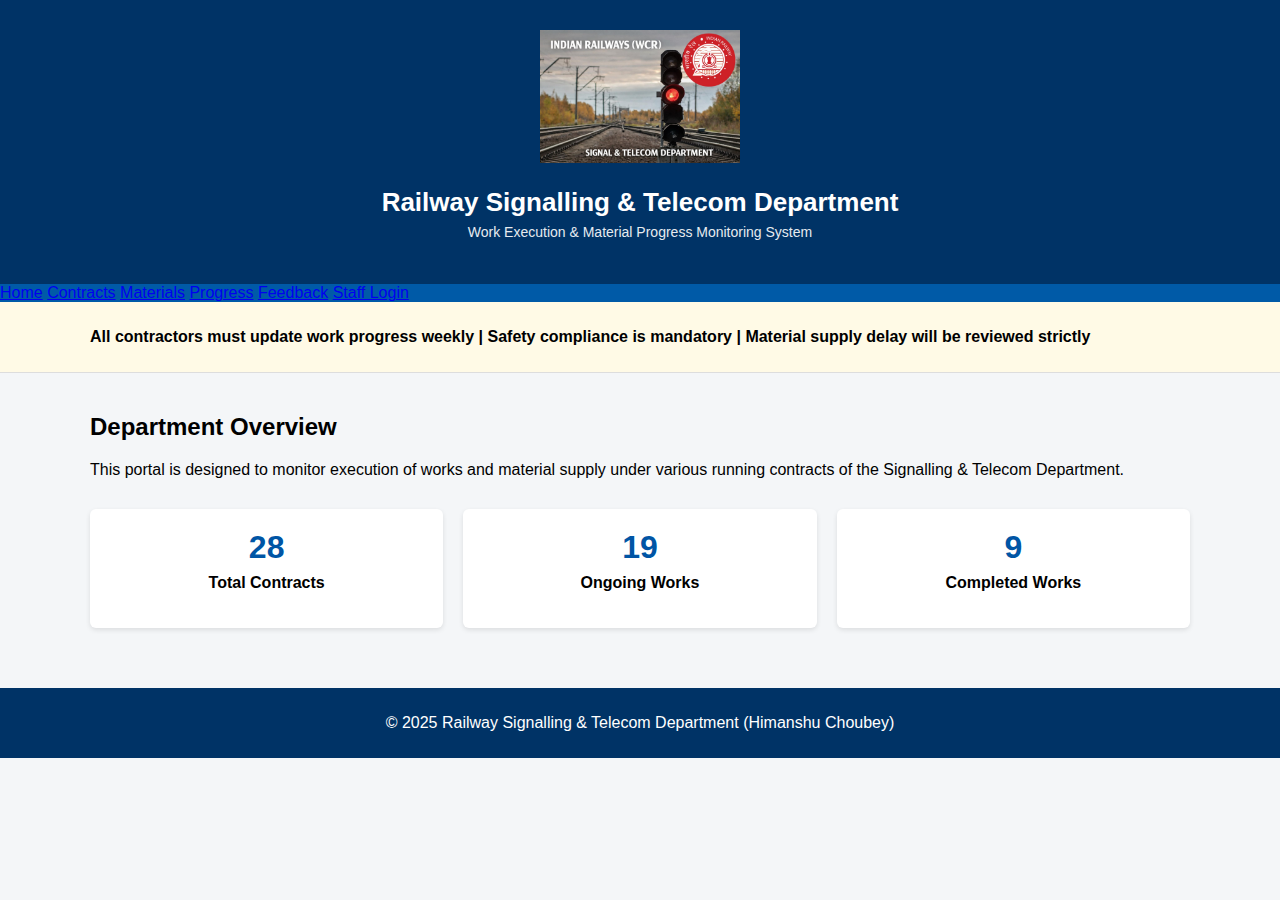
<file: index.html>
<!DOCTYPE html>
<html lang="en">
<head>
    <meta charset="UTF-8">
    <title>Railway S&T Department Dashboard</title>
    <link rel="stylesheet" href="styles.css">
</head>
<body>

<!-- ===== HEADER ===== -->
<header class="main-header">
    <img src="logo.jpg" alt="Indian Railways Logo" class="header-logo">
    <h1>Railway Signalling & Telecom Department</h1>
    <p>Work Execution & Material Progress Monitoring System</p>
</header>

<!-- ===== NAVIGATION ===== -->
<nav>
  <a href="index.html">Home</a>
  <a href="contracts.html">Contracts</a>
  <a href="materials.html">Materials</a>
  <a href="progress.html">Progress</a>
  <a href="feedback.html">Feedback</a>
  <a href="admin-dashboard.html">Staff Login</a>
</nav>


<!-- ===== MOVING NOTICE ===== -->
<div class="scroll-notice">
    <div class="scroll-inner">
        <p>
            All contractors must update work progress weekly |
            Safety compliance is mandatory |
            Material supply delay will be reviewed strictly
        </p>
    </div>
</div>

<!-- ===== MAIN CONTENT ===== -->
<main class="container">

    <section>
        <h2>Department Overview</h2>
        <p>
            This portal is designed to monitor execution of works and material supply
            under various running contracts of the Signalling & Telecom Department.
        </p>
    </section>

    <!-- ===== DASHBOARD ===== -->
    <section class="dashboard">
        <div class="card">
            <h2>28</h2>
            <p>Total Contracts</p>
        </div>

        <div class="card">
            <h2>19</h2>
            <p>Ongoing Works</p>
        </div>

        <div class="card">
            <h2>9</h2>
            <p>Completed Works</p>
        </div>
    </section>

</main>

<!-- ===== FOOTER ===== -->
<footer>
    <p>© 2025 Railway Signalling & Telecom Department (Himanshu Choubey)</p>
</footer>

</body>
</html>
</file>
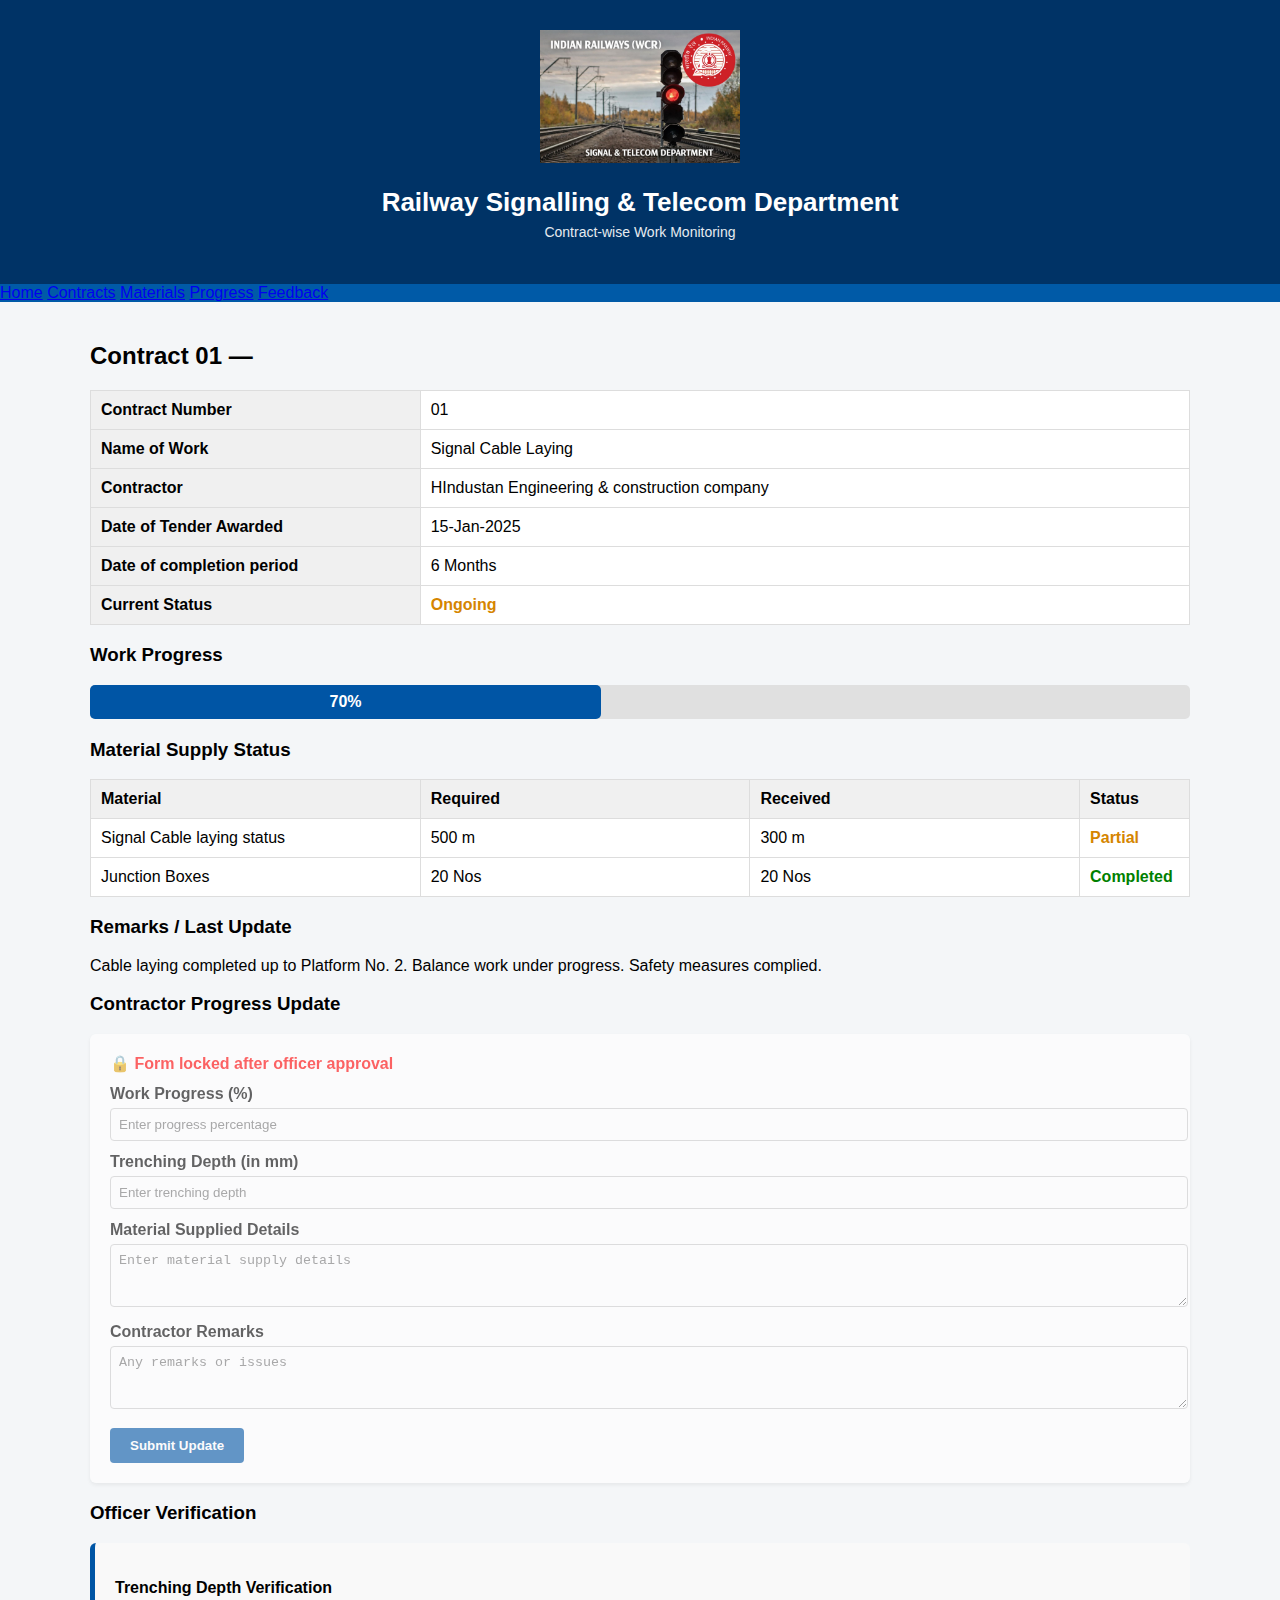
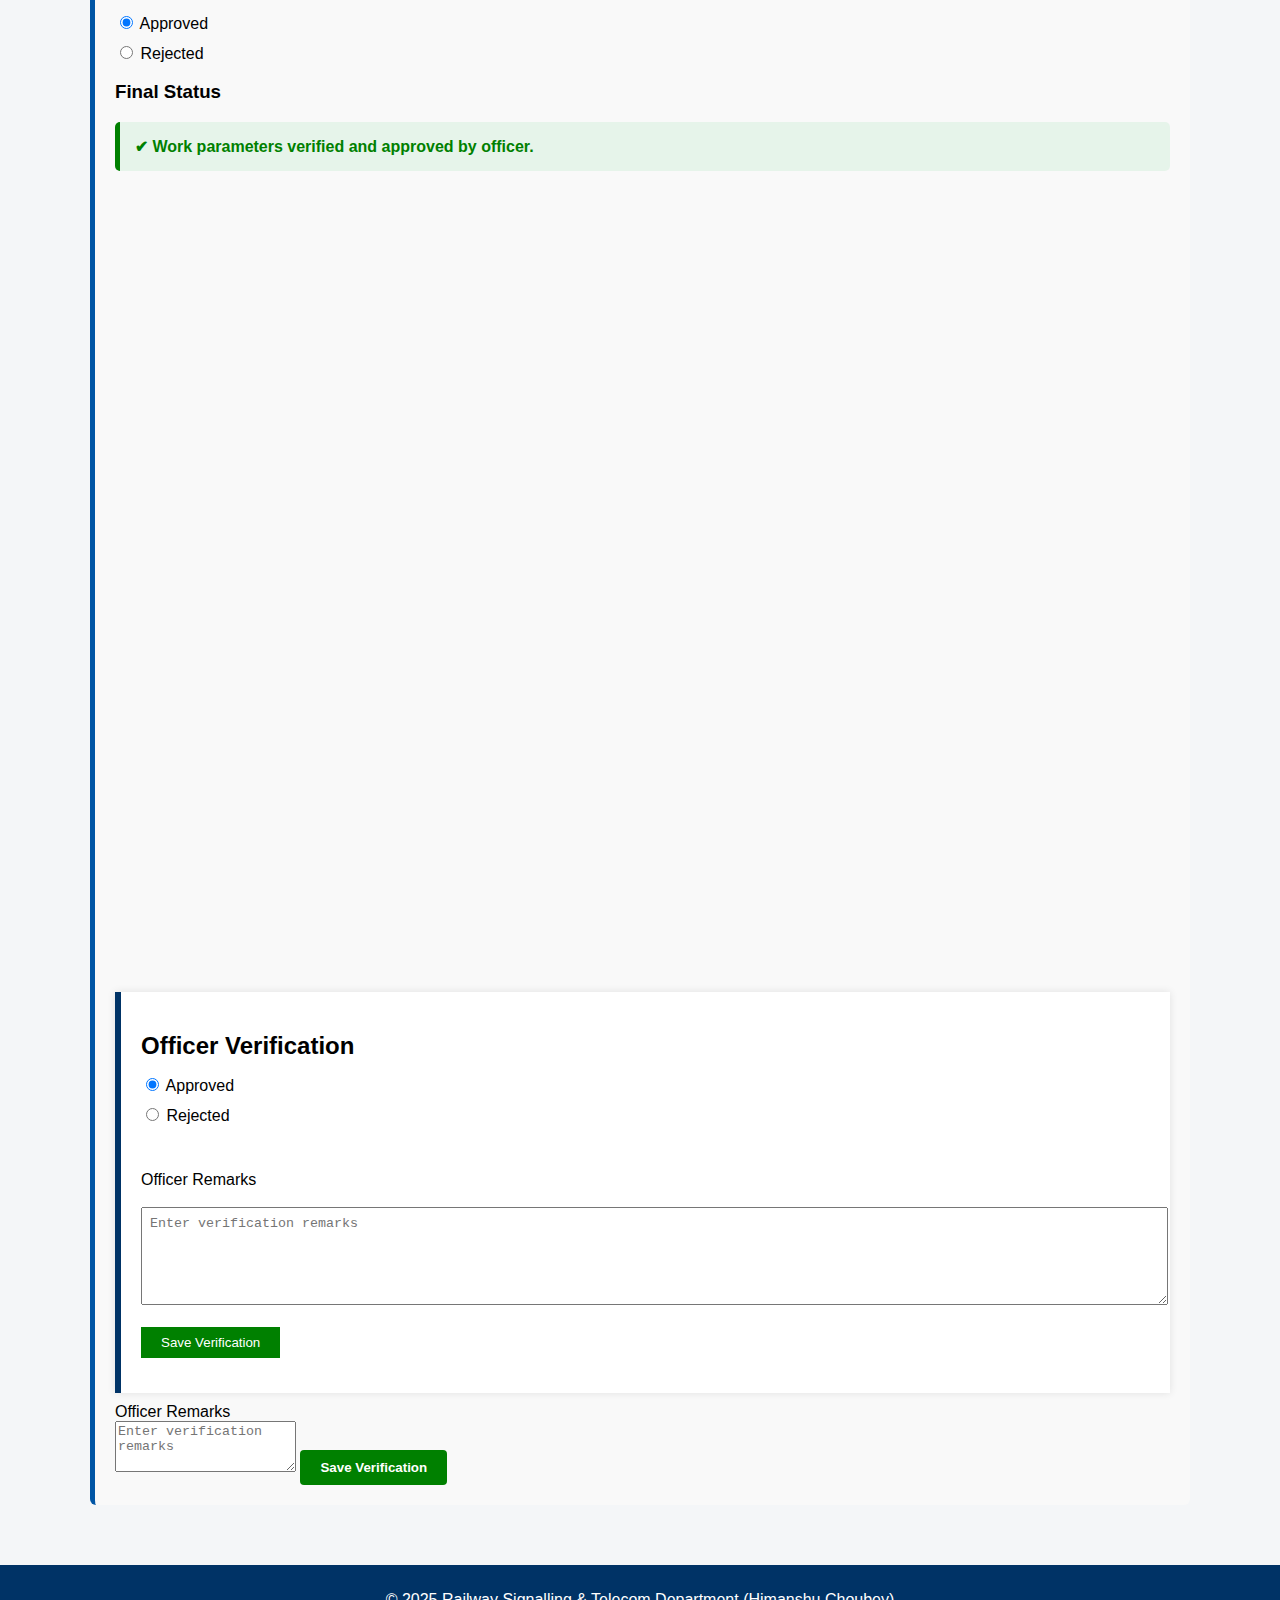
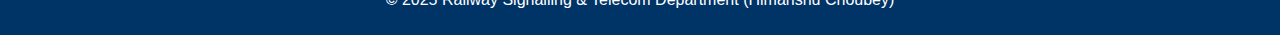
<file: contract-01.html>
<!DOCTYPE html>
<html lang="en">
<head>
    <meta charset="UTF-8">
    <title>Contract 01 | Railway S&T</title>
    <link rel="stylesheet" href="styles.css">
</head>
<script>
function saveVerification() {
  let status = document.querySelector('input[name="status"]:checked').value;
  let remarks = document.getElementById("remarks").value;

  localStorage.setItem("contract01_status", status);
  localStorage.setItem("contract01_remarks", remarks);

  let output = document.getElementById("finalStatus");

  if (status === "approved") {
    output.style.color = "green";
    output.innerHTML = "✔ Work approved by officer.<br>Remarks: " + remarks;
  } else {
    output.style.color = "red";
    output.innerHTML = "✖ Work rejected by officer.<br>Remarks: " + remarks;
  }
}
</script>

<body>
<!-- HEADER -->
<header class="main-header">
    <img src="logo.jpg" alt="Indian Railways Logo" class="header-logo">
    <h1>Railway Signalling & Telecom Department</h1>
    <p>Contract-wise Work Monitoring</p>
</header>

<!-- NAVIGATION -->
<nav>
    <div class="nav-inner">
        <a href="index.html">Home</a>
        <a href="contracts.html">Contracts</a>
        <a href="#">Materials</a>
        <a href="#">Progress</a>
        <a href="#">Feedback</a>
    </div>
</nav>

<!-- MAIN CONTENT -->
<main class="container">

    <h2>Contract 01 — </h2>

    <!-- CONTRACT INFO -->
    <table class="detail-table">
        <tr>
            <th>Contract Number</th>
            <td>01</td>
        </tr>
        <tr>
            <th>Name of Work</th>
            <td>Signal Cable Laying </td>
        </tr>
        <tr>
            <th>Contractor</th>
            <td>HIndustan Engineering & construction company</td>
        </tr>
        <tr>
            <th>Date of Tender Awarded</th>
            <td>15-Jan-2025</td>
        </tr>
        <tr>
            <th>Date of completion period</th>
            <td>6 Months</td>
        </tr>
        <tr>
            <th>Current Status</th>
            <td class="status ongoing">Ongoing</td>
        </tr>
    </table>

    <!-- PROGRESS SECTION -->
    <h3>Work Progress</h3>

    <div class="progress-box">
        <div class="progress-bar" style="width: 45%;">70%</div>
    </div>

    <!-- MATERIAL STATUS -->
    <h3>Material Supply Status</h3>

    <table class="detail-table">
        <tr>
            <th>Material</th>
            <th>Required</th>
            <th>Received</th>
            <th>Status</th>
        </tr>
        <tr>
            <td>Signal Cable laying status</td>
            <td>500 m</td>
            <td>300 m</td>
            <td class="status ongoing">Partial</td>
        </tr>
        <tr>
            <td>Junction Boxes</td>
            <td>20 Nos</td>
            <td>20 Nos</td>
            <td class="status completed">Completed</td>
        </tr>
    </table>

    <!-- REMARKS -->
    <h3>Remarks / Last Update</h3>
    <p>
        Cable laying completed up to Platform No. 2.  
        Balance work under progress. Safety measures complied.
    </p>
    <!-- CONTRACTOR UPDATE FORM -->
<h3>Contractor Progress Update</h3>

<form class="update-form locked">


    <label>Work Progress (%)</label>
    <input type="number" min="0" max="100" placeholder="Enter progress percentage">

    <label>Trenching Depth (in mm)</label>
    <input type="number" placeholder="Enter trenching depth">

    <label>Material Supplied Details</label>
    <textarea rows="3" placeholder="Enter material supply details"></textarea>

    <label>Contractor Remarks</label>
    <textarea rows="3" placeholder="Any remarks or issues"></textarea>

    <button type="submit">Submit Update</button>

</form>
<!-- OFFICER VERIFICATION -->
<h3>Officer Verification</h3>

<div class="officer-box">

    <p><strong>Trenching Depth Verification</strong></p>

    <label>
        <input type="radio" name="trench" checked>
        Approved
    </label>

    <label>
        <input type="radio" name="trench">
        Rejected
    </label>
    <!-- FINAL STATUS -->
<h3>Final Status</h3>

<div class="final-status approved">
    ✔ Work parameters verified and approved by officer.
</div>
<!-- Example responsive Google Sheet embed -->
<style>
.sheet-container {
  width: 100%;
  /* Use padding-top for aspect ratio (e.g. 75% for ~4:3) */
  padding-top: 75%;
  position: relative;
}
.sheet-container iframe {
  position: absolute;
  top: 0; left: 0;
  width: 100%;
  height: 100%;
  border: none;
}
</style>

<div class="sheet-container">
  <iframe 
    src="https://docs.google.com/spreadsheets/d/e/2PACX-1vSQDN0KMPuzNiOWbtgGOGr9b3nSjDnrhp3hzHMj8Obh1HHQKL7S3sAFYOEvMlgiFkb9V5lT7Gnf5_bl/pubhtml?widget=true&amp;headers=false">
  </iframe>
</div>
<section class="verification-box">
  <h2>Officer Verification</h2>

  <label>
    <input type="radio" name="status" value="approved" checked>
    Approved
  </label>

  <label>
    <input type="radio" name="status" value="rejected">
    Rejected
  </label>

  <br><br>

  <label>Officer Remarks</label><br>
  <textarea id="remarks" placeholder="Enter verification remarks"></textarea>

  <br><br>

  <button onclick="saveVerification()">Save Verification</button>

  <div id="finalStatus"></div>
</section>


<label>Officer Remarks</label>
    <textarea rows="3" placeholder="Enter verification remarks"></textarea>

    <button class="approve-btn">Save Verification</button>

</div>


</main>

<footer>
    <p>© 2025 Railway Signalling & Telecom Department (Himanshu Choubey)</p>
</footer>

</body>
</html>
</file>
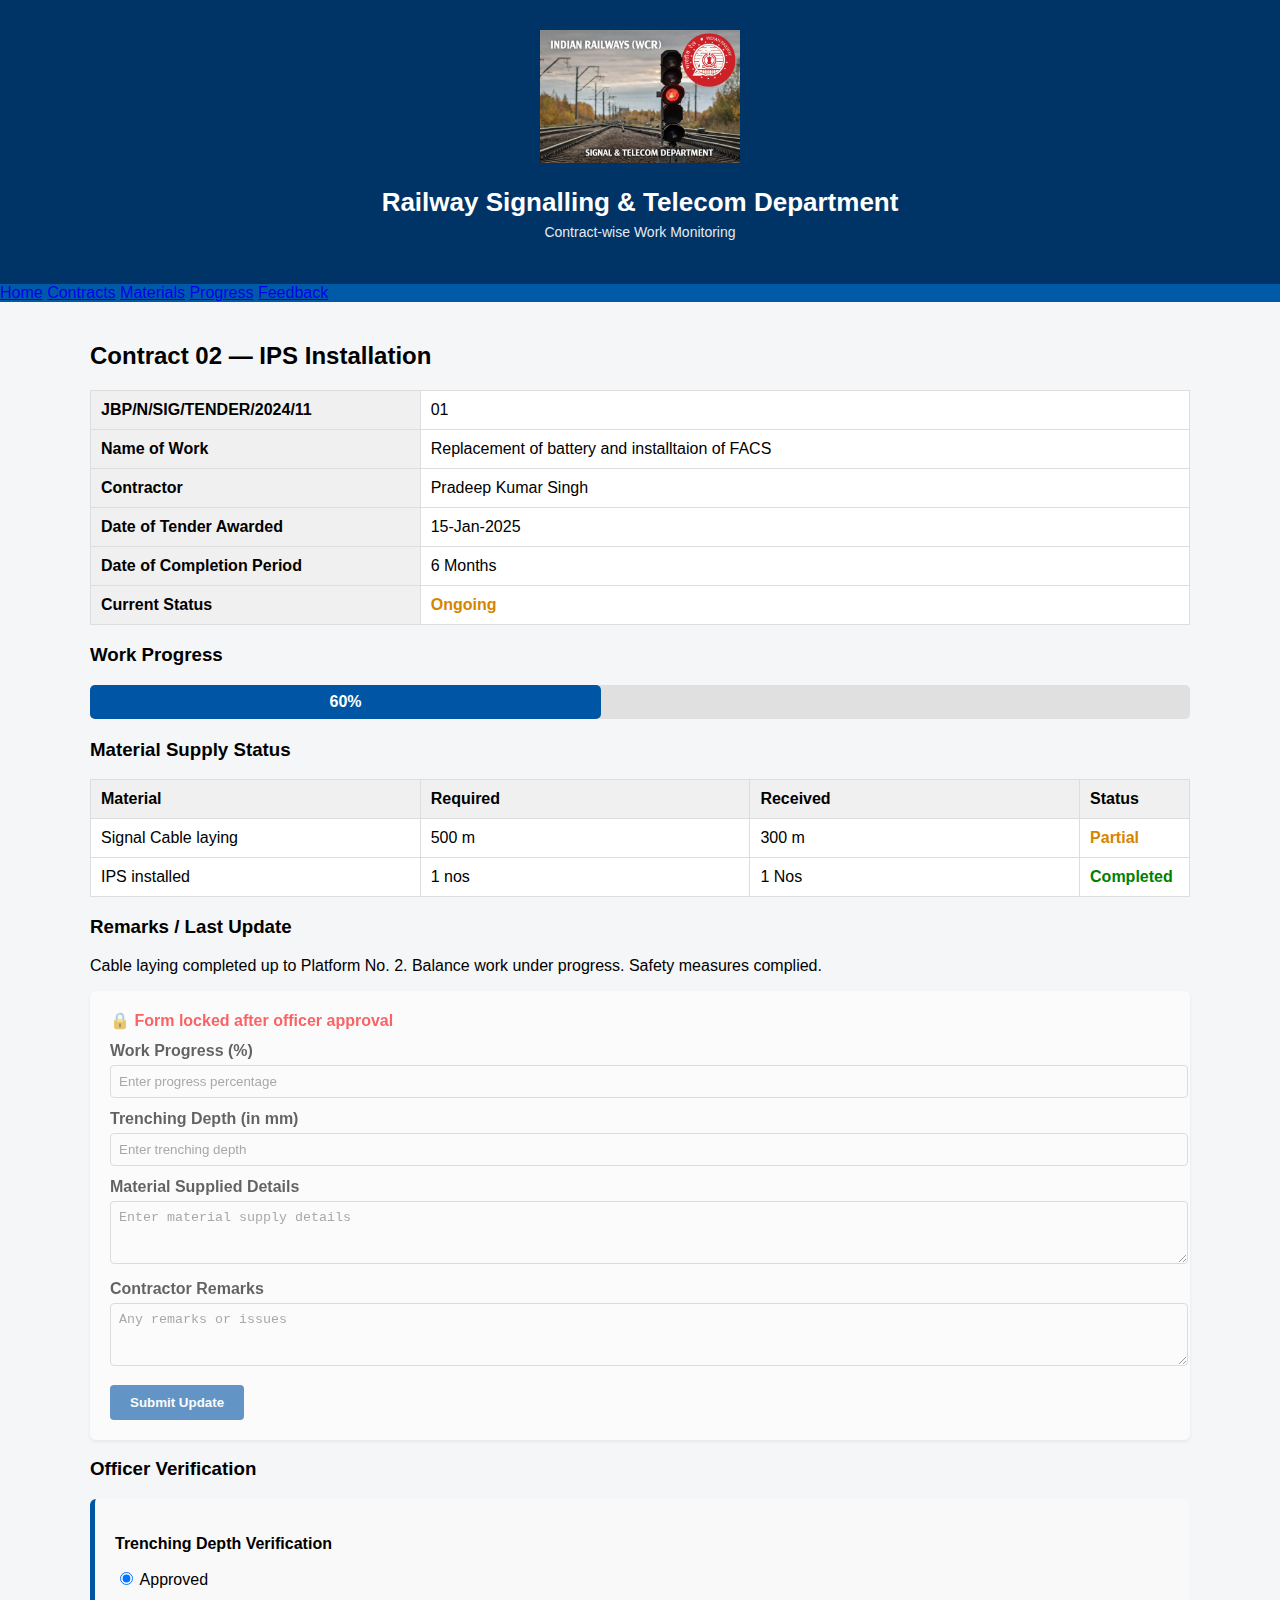
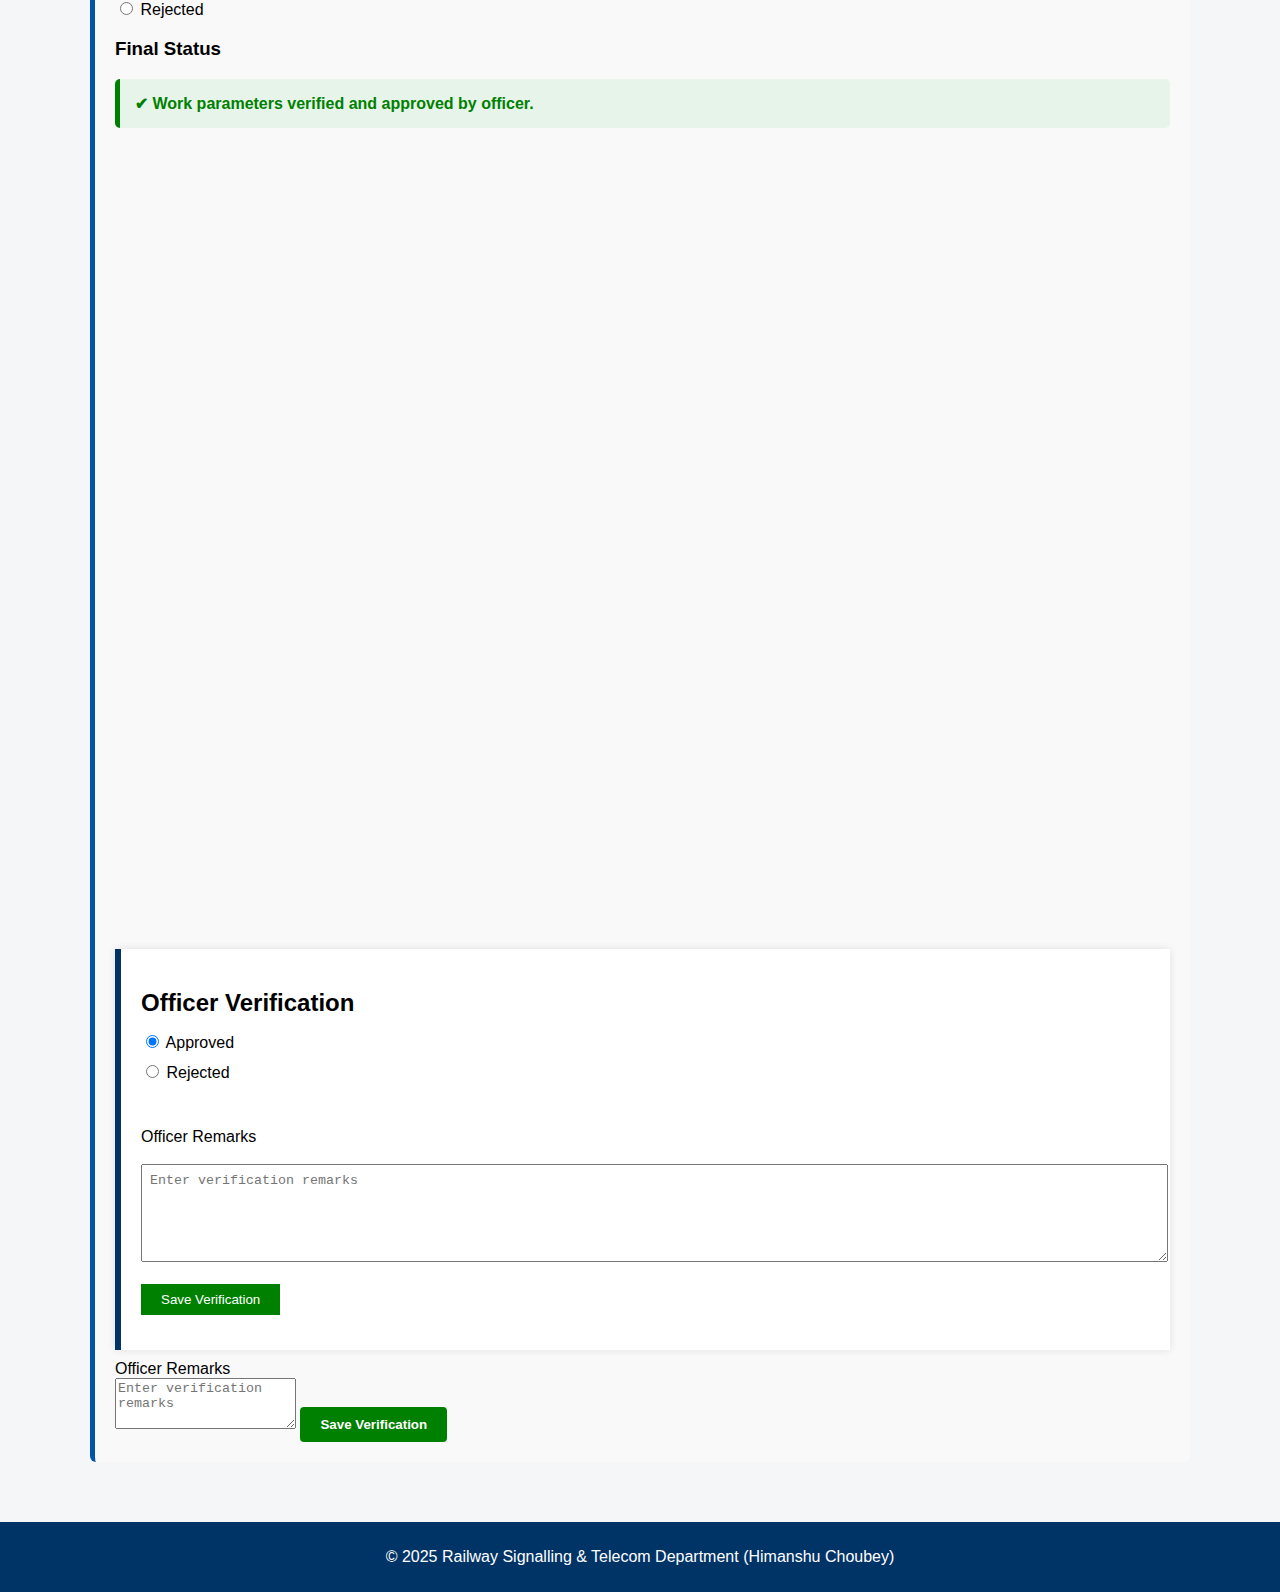
<file: contract-02.html>
<!DOCTYPE html>
<html lang="en">
<head>
    <meta charset="UTF-8">
    <title>Contract 02 | Railway S&T</title>
    <link rel="stylesheet" href="styles.css">
</head>
<script>
function saveVerification() {
  let status = document.querySelector('input[name="status"]:checked').value;
  let remarks = document.getElementById("remarks").value;

  localStorage.setItem("contract01_status", status);
  localStorage.setItem("contract01_remarks", remarks);

  let output = document.getElementById("finalStatus");

  if (status === "approved") {
    output.style.color = "green";
    output.innerHTML = "✔ Work approved by officer.<br>Remarks: " + remarks;
  } else {
    output.style.color = "red";
    output.innerHTML = "✖ Work rejected by officer.<br>Remarks: " + remarks;
  }
}
</script>

<body>
<!-- HEADER -->
<header class="main-header">
    <img src="logo.jpg" alt="Indian Railways Logo" class="header-logo">
    <h1>Railway Signalling & Telecom Department</h1>
    <p>Contract-wise Work Monitoring</p>
</header>

<!-- NAVIGATION -->
<nav>
    <div class="nav-inner">
        <a href="index.html">Home</a>
        <a href="contracts.html">Contracts</a>
        <a href="#">Materials</a>
        <a href="#">Progress</a>
        <a href="#">Feedback</a>
    </div>
</nav>

<!-- MAIN CONTENT -->
<main class="container">

    <h2>Contract 02 — IPS Installation </h2>

    <!-- CONTRACT INFO -->
    <table class="detail-table">
        <tr>
            <th>JBP/N/SIG/TENDER/2024/11</th>
            <td>01</td>
        </tr>
        <tr>
            <th>Name of Work</th>
            <td>Replacement of battery and installtaion of FACS</td>
        </tr>
        <tr>
            <th>Contractor</th>
            <td>Pradeep Kumar Singh</td>
        </tr>
        <tr>
            <th>Date of Tender Awarded</th>
            <td>15-Jan-2025</td>
        </tr>
        <tr>
            <th>Date of Completion Period</th>
            <td>6 Months</td>
        </tr>
        <tr>
            <th>Current Status</th>
            <td class="status ongoing">Ongoing</td>
        </tr>
    </table>

    <!-- PROGRESS SECTION -->
    <h3>Work Progress</h3>

    <div class="progress-box">
        <div class="progress-bar" style="width: 45%;">60%</div>
    </div>

    <!-- MATERIAL STATUS -->
    <h3>Material Supply Status</h3>

    <table class="detail-table">
        <tr>
            <th>Material</th>
            <th>Required</th>
            <th>Received</th>
            <th>Status</th>
        </tr>
        <tr>
            <td>Signal Cable laying</td>
            <td>500 m</td>
            <td>300 m</td>
            <td class="status ongoing">Partial</td>
        </tr>
        <tr>
            <td>IPS installed</td>
            <td>1 nos</td>
            <td>1 Nos</td>
            <td class="status completed">Completed</td>
        </tr>
    </table>

    <!-- REMARKS -->
    <h3>Remarks / Last Update</h3>
    <p>
        Cable laying completed up to Platform No. 2.  
        Balance work under progress. Safety measures complied.
    </p>
<form class="update-form locked">


    <label>Work Progress (%)</label>
    <input type="number" min="0" max="100" placeholder="Enter progress percentage">

    <label>Trenching Depth (in mm)</label>
    <input type="number" placeholder="Enter trenching depth">

    <label>Material Supplied Details</label>
    <textarea rows="3" placeholder="Enter material supply details"></textarea>

    <label>Contractor Remarks</label>
    <textarea rows="3" placeholder="Any remarks or issues"></textarea>

    <button type="submit">Submit Update</button>

</form>
<!-- OFFICER VERIFICATION -->
<h3>Officer Verification</h3>

<div class="officer-box">

    <p><strong>Trenching Depth Verification</strong></p>

    <label>
        <input type="radio" name="trench" checked>
        Approved
    </label>

    <label>
        <input type="radio" name="trench">
        Rejected
    </label>
    <!-- FINAL STATUS -->
<h3>Final Status</h3>

<div class="final-status approved">
    ✔ Work parameters verified and approved by officer.
</div>
<!-- Example responsive Google Sheet embed -->
<style>
.sheet-container {
  width: 100%;
  /* Use padding-top for aspect ratio (e.g. 75% for ~4:3) */
  padding-top: 75%;
  position: relative;
}
.sheet-container iframe {
  position: absolute;
  top: 0; left: 0;
  width: 100%;
  height: 100%;
  border: none;
}
</style>

<div class="sheet-container">
  <iframe 
    src="https://docs.google.com/spreadsheets/d/e/2PACX-1vTLzV5j7bCsuQfFK3_x8lVFzILhzdYhbdWycnrATfPOcuNBNKHCeehmgWhMJ84zMDAoo4zULo72ITJT/pubhtml?widget=true&amp;headers=false">
  </iframe>
</div>
<section class="verification-box">
  <h2>Officer Verification</h2>

  <label>
    <input type="radio" name="status" value="approved" checked>
    Approved
  </label>

  <label>
    <input type="radio" name="status" value="rejected">
    Rejected
  </label>

  <br><br>

  <label>Officer Remarks</label><br>
  <textarea id="remarks" placeholder="Enter verification remarks"></textarea>

  <br><br>

  <button onclick="saveVerification()">Save Verification</button>

  <div id="finalStatus"></div>
</section>

<label>Officer Remarks</label>
    <textarea rows="3" placeholder="Enter verification remarks"></textarea>

    <button class="approve-btn">Save Verification</button>

</div>
</main>

<footer>
    <p>© 2025 Railway Signalling & Telecom Department (Himanshu Choubey)</p>
</footer>

</body>
</html>
</file>
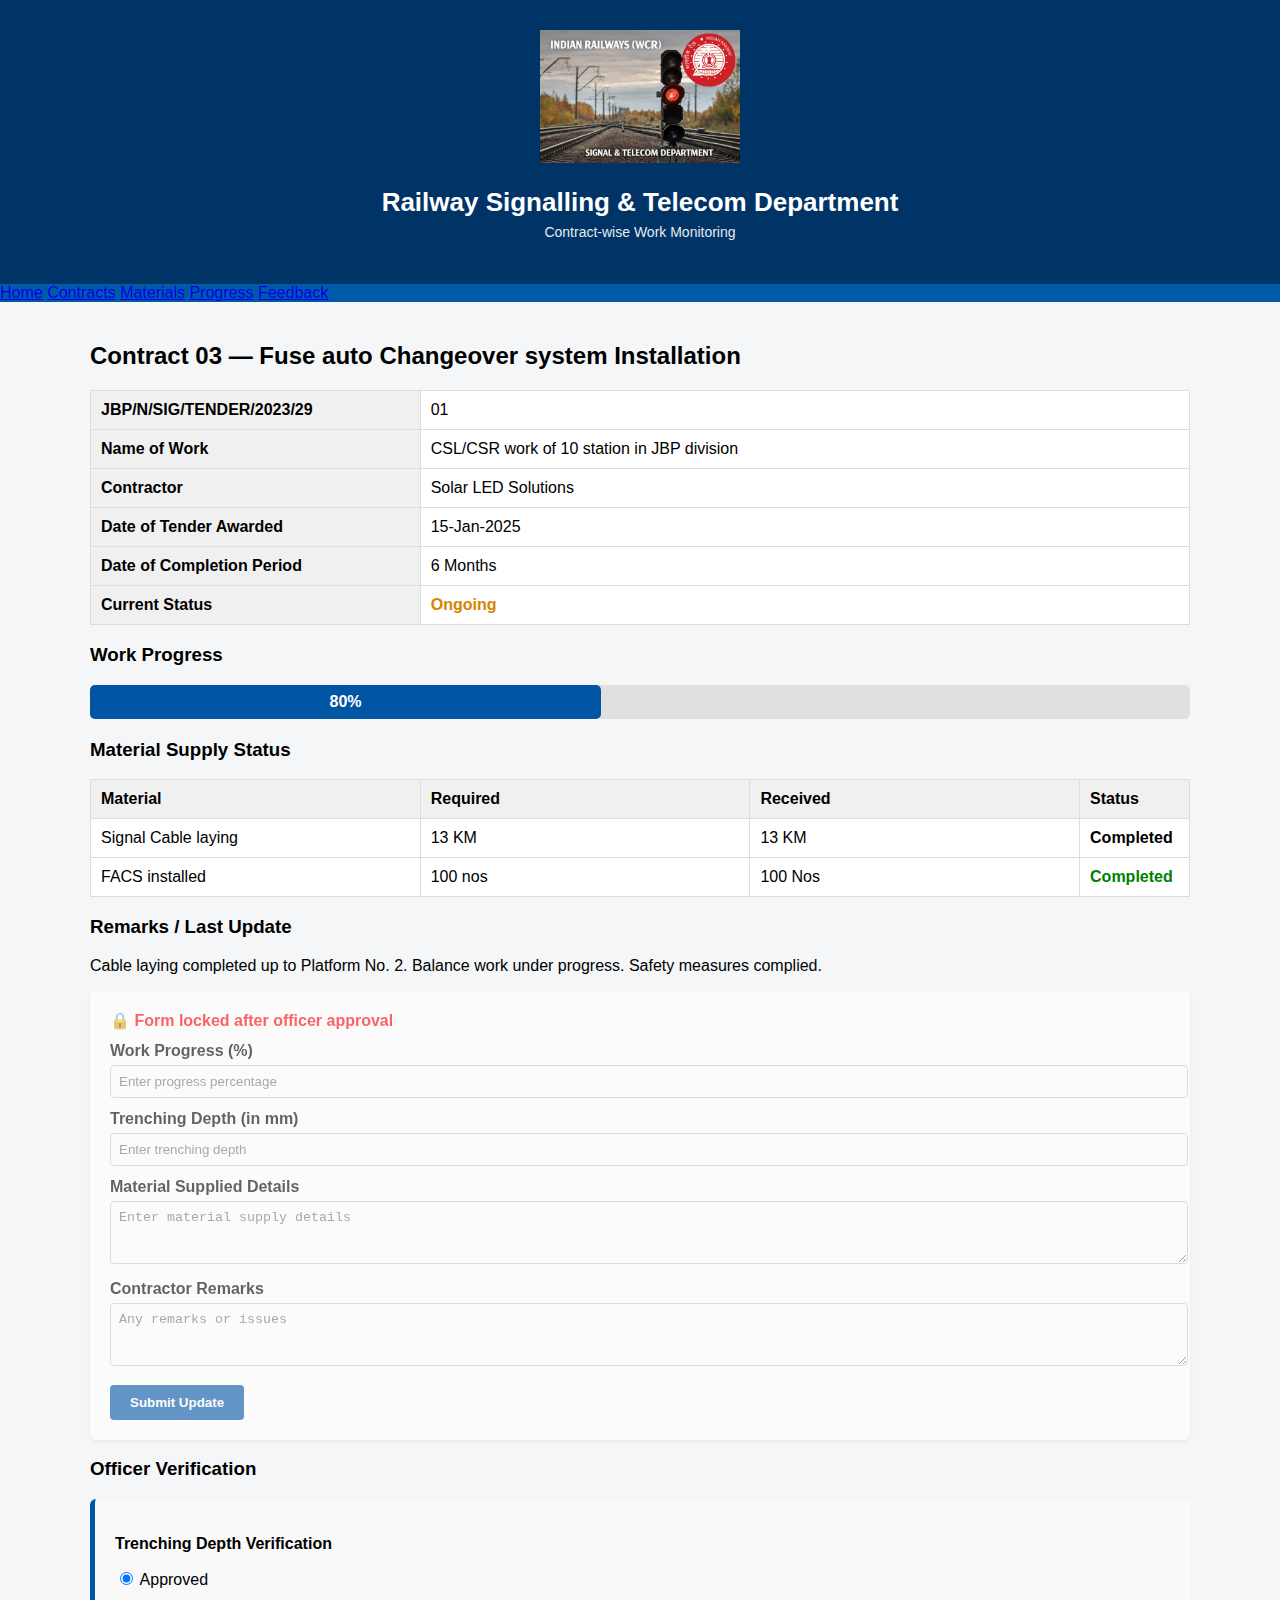
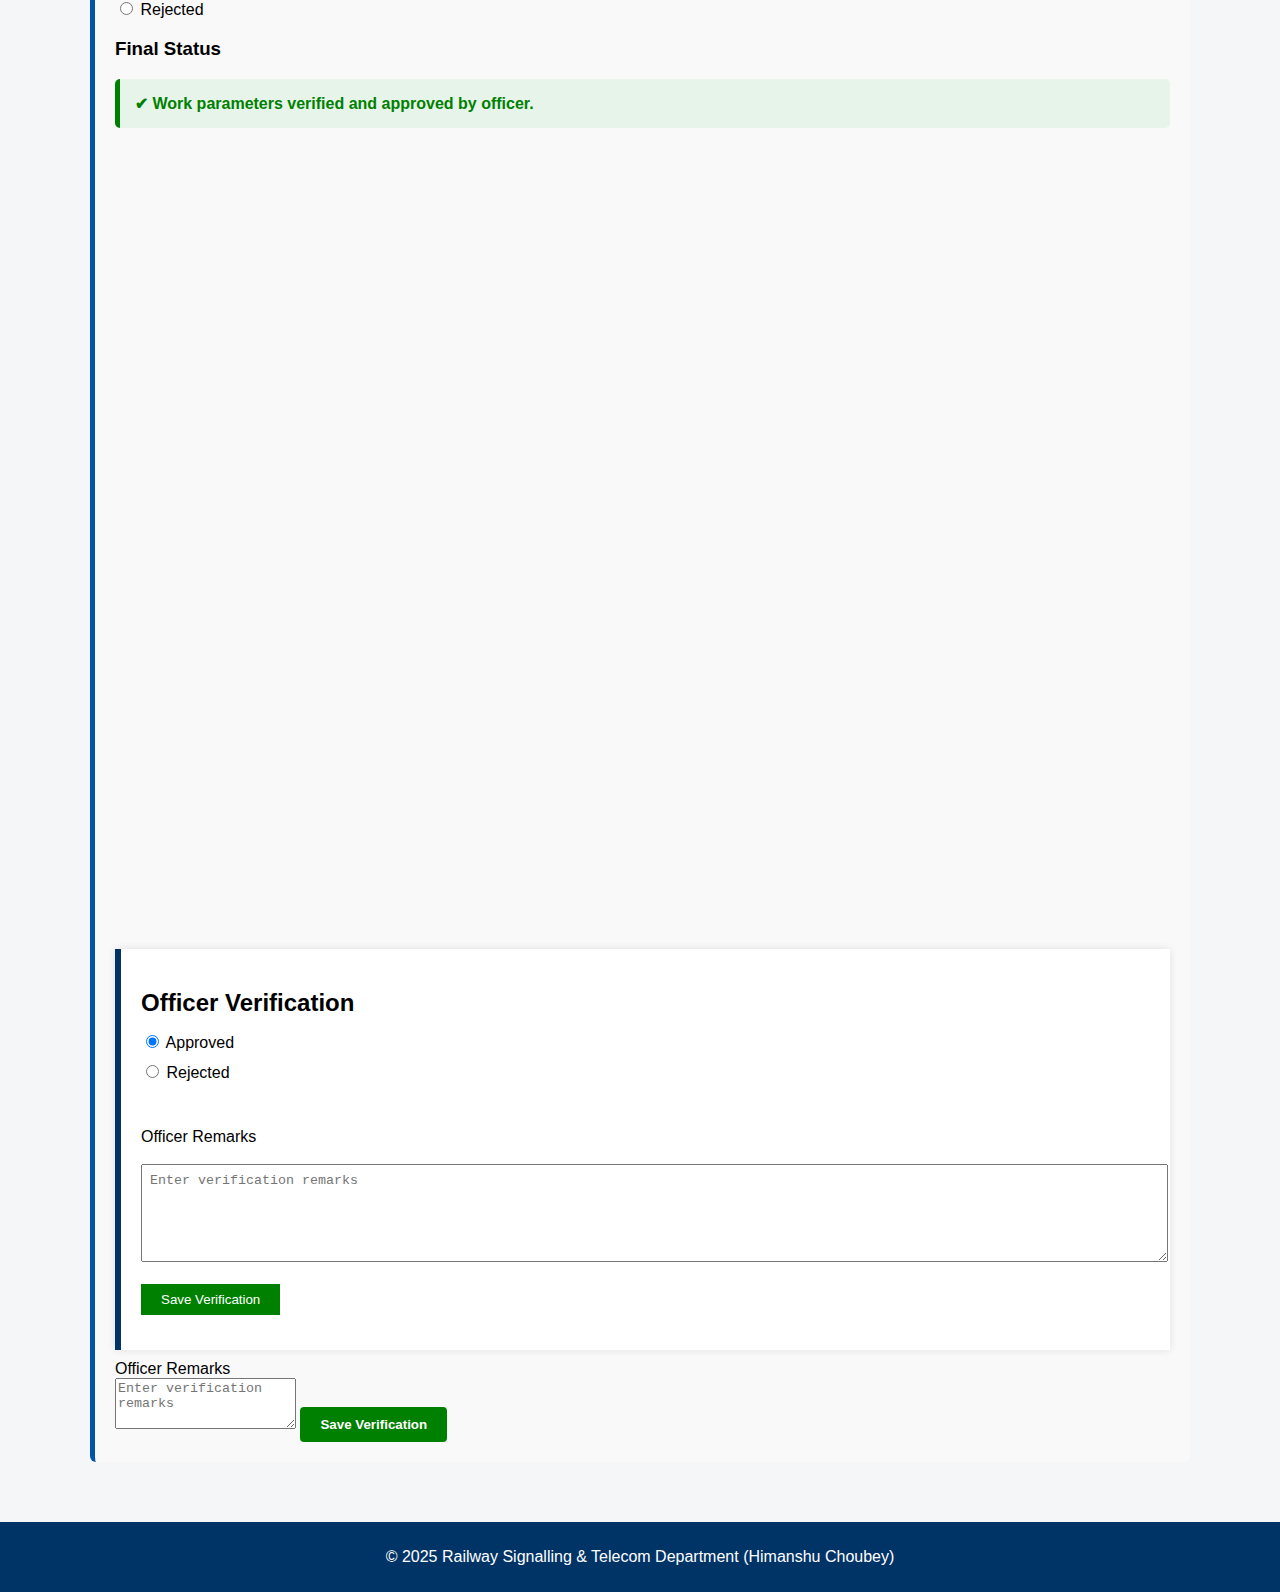
<file: Contract-03.html>
<!DOCTYPE html>
<html lang="en">
<head>
    <meta charset="UTF-8">
    <title>Contract 03 | Railway Signal Department</title>
    <link rel="stylesheet" href="styles.css">
</head>
<script>
function saveVerification() {
  let status = document.querySelector('input[name="status"]:checked').value;
  let remarks = document.getElementById("remarks").value;

  localStorage.setItem("contract01_status", status);
  localStorage.setItem("contract01_remarks", remarks);

  let output = document.getElementById("finalStatus");

  if (status === "approved") {
    output.style.color = "green";
    output.innerHTML = "✔ Work approved by officer.<br>Remarks: " + remarks;
  } else {
    output.style.color = "red";
    output.innerHTML = "✖ Work rejected by officer.<br>Remarks: " + remarks;
  }
}
</script>

<body>
<!-- HEADER -->
<header class="main-header">
    <img src="logo.jpg" alt="Indian Railways Logo" class="header-logo">
    <h1>Railway Signalling & Telecom Department</h1>
    <p>Contract-wise Work Monitoring</p>
</header>

<!-- NAVIGATION -->
<nav>
    <div class="nav-inner">
        <a href="index.html">Home</a>
        <a href="contracts.html">Contracts</a>
        <a href="#">Materials</a>
        <a href="#">Progress</a>
        <a href="#">Feedback</a>
    </div>
</nav>

<!-- MAIN CONTENT -->
<main class="container">

    <h2>Contract 03 — Fuse auto Changeover system Installation </h2>

    <!-- CONTRACT INFO -->
    <table class="detail-table">
        <tr>
            <th>JBP/N/SIG/TENDER/2023/29</th>
            <td>01</td>
        </tr>
        <tr>
            <th>Name of Work</th>
            <td>CSL/CSR work of 10 station in JBP division</td>
        </tr>
        <tr>
            <th>Contractor</th>
            <td>Solar LED Solutions</td>
        </tr>
        <tr>
            <th>Date of Tender Awarded</th>
            <td>15-Jan-2025</td>
        </tr>
        <tr>
            <th>Date of Completion Period</th>
            <td>6 Months</td>
        </tr>
        <tr>
            <th>Current Status</th>
            <td class="status ongoing">Ongoing</td>
        </tr>
    </table>

    <!-- PROGRESS SECTION -->
    <h3>Work Progress</h3>

    <div class="progress-box">
        <div class="progress-bar" style="width: 45%;">80%</div>
    </div>

    <!-- MATERIAL STATUS -->
    <h3>Material Supply Status</h3>

    <table class="detail-table">
        <tr>
            <th>Material</th>
            <th>Required</th>
            <th>Received</th>
            <th>Status</th>
        </tr>
        <tr>
            <td>Signal Cable laying</td>
            <td>13 KM</td>
            <td>13 KM</td>
            <td class="status Completed">Completed</td>
        </tr>
        <tr>
            <td>FACS installed</td>
            <td>100 nos</td>
            <td>100 Nos</td>
            <td class="status completed">Completed</td>
        </tr>
    </table>

    <!-- REMARKS -->
    <h3>Remarks / Last Update</h3>
    <p>
        Cable laying completed up to Platform No. 2.  
        Balance work under progress. Safety measures complied.
    </p>
    <form class="update-form locked">


    <label>Work Progress (%)</label>
    <input type="number" min="0" max="100" placeholder="Enter progress percentage">

    <label>Trenching Depth (in mm)</label>
    <input type="number" placeholder="Enter trenching depth">

    <label>Material Supplied Details</label>
    <textarea rows="3" placeholder="Enter material supply details"></textarea>

    <label>Contractor Remarks</label>
    <textarea rows="3" placeholder="Any remarks or issues"></textarea>

    <button type="submit">Submit Update</button>

</form>
<!-- OFFICER VERIFICATION -->
<h3>Officer Verification</h3>

<div class="officer-box">

    <p><strong>Trenching Depth Verification</strong></p>

    <label>
        <input type="radio" name="trench" checked>
        Approved
    </label>

    <label>
        <input type="radio" name="trench">
        Rejected
    </label>
    <!-- FINAL STATUS -->
<h3>Final Status</h3>

<div class="final-status approved">
    ✔ Work parameters verified and approved by officer.
</div>
    <!-- Example responsive Google Sheet embed -->
<style>
.sheet-container {
  width: 100%;
  /* Use padding-top for aspect ratio (e.g. 75% for ~4:3) */
  padding-top: 75%;
  position: relative;
}
.sheet-container iframe {
  position: absolute;
  top: 0; left: 0;
  width: 100%;
  height: 100%;
  border: none;
}
</style>

<div class="sheet-container">
  <iframe 
    src="https://docs.google.com/spreadsheets/d/e/2PACX-1vSQbkQxEVBos_9D3fkKEd9gqkriGzul40mtCmD14TYzDwEDRHfhxQV-ag1vz44tlSsGRl3DNH-Hf3Tq/pubhtml?widget=true&amp;headers=false">
  </iframe>
</div>
<section class="verification-box">
  <h2>Officer Verification</h2>

  <label>
    <input type="radio" name="status" value="approved" checked>
    Approved
  </label>

  <label>
    <input type="radio" name="status" value="rejected">
    Rejected
  </label>

  <br><br>

  <label>Officer Remarks</label><br>
  <textarea id="remarks" placeholder="Enter verification remarks"></textarea>

  <br><br>

  <button onclick="saveVerification()">Save Verification</button>

  <div id="finalStatus"></div>
</section>

    <label>Officer Remarks</label>
    <textarea rows="3" placeholder="Enter verification remarks"></textarea>

    <button class="approve-btn">Save Verification</button>

</div>

</main>

<footer>
    <p>© 2025 Railway Signalling & Telecom Department (Himanshu Choubey)</p>
</footer>

</body>
</html>
</file>
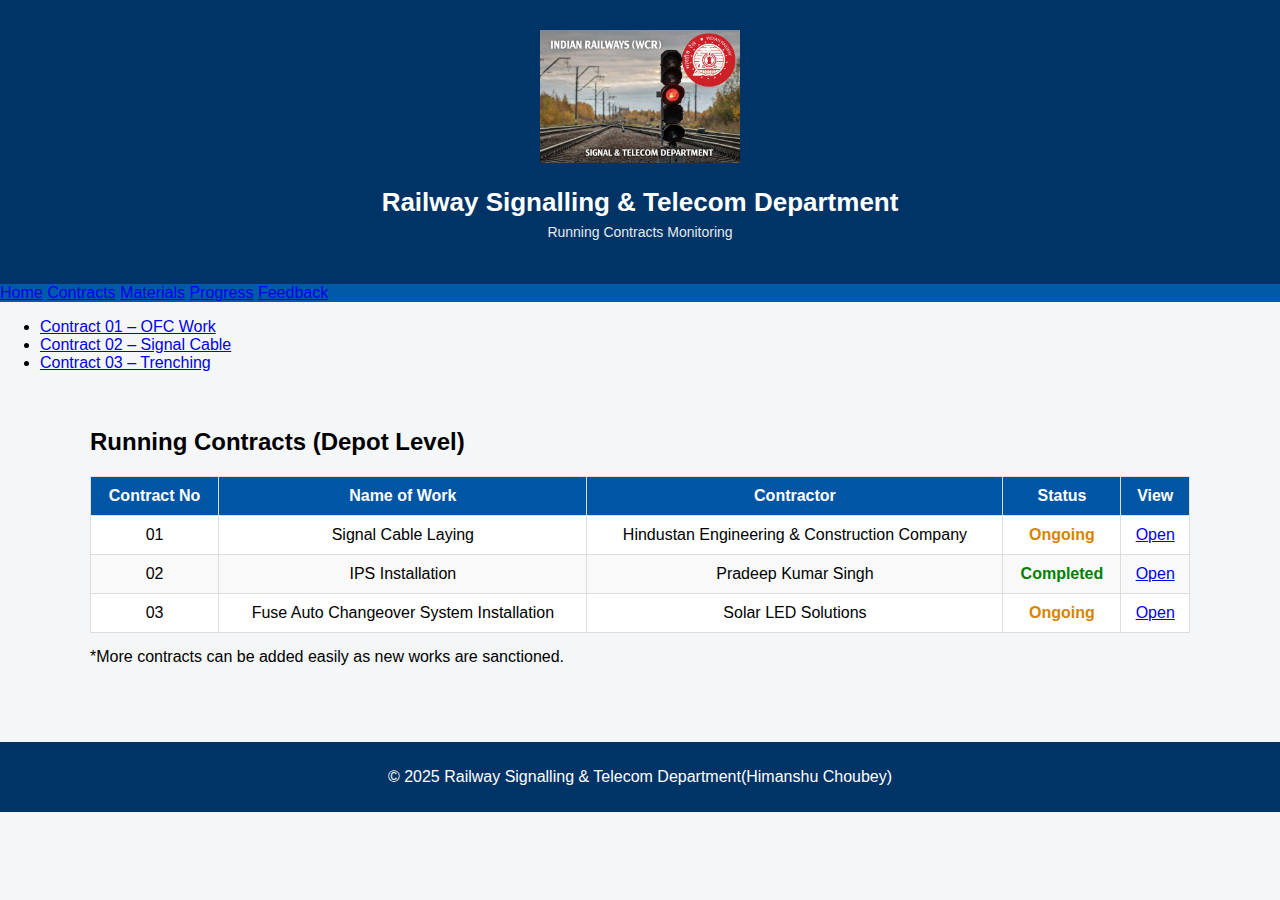
<file: contracts.html>
<!DOCTYPE html>
<html lang="en">
<head>
    <meta charset="UTF-8">
    <title>Running Contracts | Railway S&T</title>
    <link rel="stylesheet" href="styles.css">
</head>
<body>

<!-- HEADER -->
<header class="main-header">
    <img src="logo.jpg" alt="Indian Railways Logo" class="header-logo">
    <h1>Railway Signalling & Telecom Department</h1>
    <p>Running Contracts Monitoring</p>
</header>

<!-- NAVIGATION -->
<nav>
    <div class="nav-inner">
        <a href="index.html">Home</a>
        <a href="contracts.html">Contracts</a>
        <a href="#">Materials</a>
        <a href="#">Progress</a>
        <a href="#">Feedback</a>
    </div>
</nav>
<ul>
  <li><a href="contract-01.html">Contract 01 – OFC Work</a></li>
  <li><a href="contract-02.html">Contract 02 – Signal Cable</a></li>
  <li><a href="Contract-03.html">Contract 03 – Trenching</a></li>
</ul>


<!-- MAIN CONTENT -->
<main class="container">

    <h2>Running Contracts (Depot Level)</h2>

    <table class="contracts-table">
        <thead>
            <tr>
                <th>Contract No</th>
                <th>Name of Work</th>
                <th>Contractor</th>
                <th>Status</th>
                <th>View</th>
            </tr>
        </thead>

        <tbody>
            <tr>
                <td>01</td>
                <td>Signal Cable Laying </td>
                <td>Hindustan Engineering & Construction Company</td>
                <td class="status ongoing">Ongoing</td>
                <td><a href="contract-01.html">Open</a></td>
            </tr>

            <tr>
                <td>02</td>
                <td>IPS Installation</td>
                <td>Pradeep Kumar Singh</td>
                <td class="status completed">Completed</td>
                <td><a href="contract-02.html">Open</a></td>

            </tr>

            <tr>
                <td>03</td>
                <td>Fuse Auto Changeover System Installation</td>
                <td>Solar LED Solutions</td>
                <td class="status ongoing">Ongoing</td>
                <td><a href="Contract-03.html">Open</a></td>
            </tr>
        </tbody>
    </table>

    <p style="margin-top:15px;">
        *More contracts can be added easily as new works are sanctioned.
    </p>

</main>

<footer>
    <p>© 2025 Railway Signalling & Telecom Department(Himanshu Choubey)</p>
</footer>

</body>
</html>
</file>
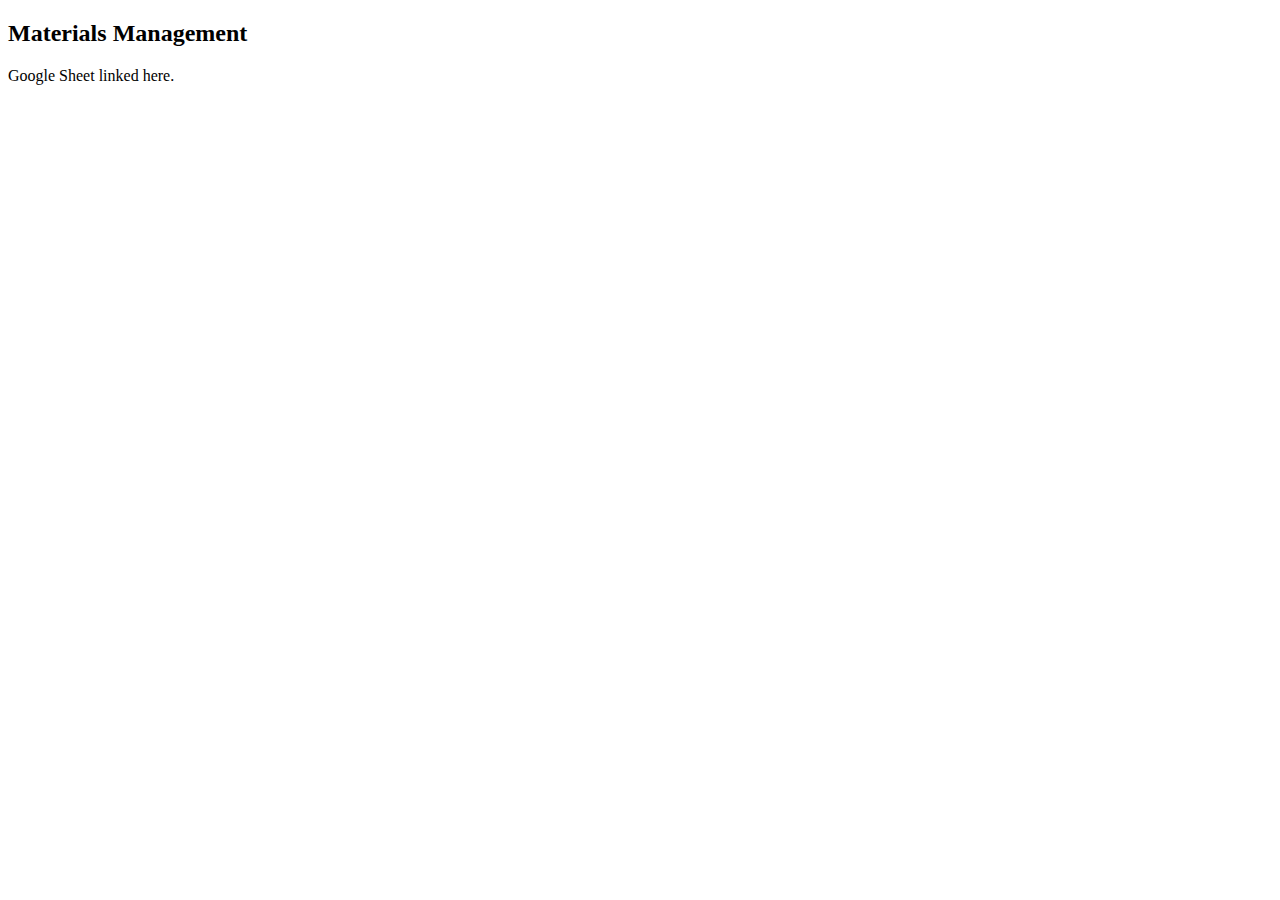
<file: materials.html>
<!DOCTYPE html>
<html>
<head>
  <title>Materials</title>
  <link rel="stylesheet" href="style.css">
</head>
<body>
  <h2>Materials Management</h2>
  <p>Google Sheet linked here.</p>
</body>
</html>
</file>
<file: style.css>
.main-header {
  text-align: center;
  background: #003366;
  color: white;
  padding: 20px;
}

.dashboard {
  display: grid;
  grid-template-columns: repeat(auto-fit, minmax(250px, 1fr));
  gap: 20px;
  padding: 30px;
}

.contract {
  background: #ffffff;
  padding: 20px;
  border-radius: 6px;
  box-shadow: 0 0 10px rgba(0,0,0,0.1);
}

.contract a {
  display: inline-block;
  margin-top: 10px;
  text-decoration: none;
  font-weight: bold;
}

.approved {
  border-left: 6px solid green;
}

.pending {
  border-left: 6px solid orange;
}

.rejected {
  border-left: 6px solid red;
}
</file>
<file: styles.css>
/* ===== BASIC RESET ===== */
body {
    margin: 0;
    font-family: Arial, Helvetica, sans-serif;
    background-color: #f4f6f8;
}

/* ===== HEADER ===== */
.main-header {
    background-color: #003366;
    color: white;
    text-align: center;
    padding: 30px 10px;
}

.header-logo {
    width: 200px;      /* Large, official size */
    max-width: 90%;    /* Prevents overflow on small screens */
    height: auto;
    margin-bottom: 20px;
}

.main-header h1 {
    margin: 0;
    font-size: 26px;
}

.main-header p {
    margin-top: 6px;
    font-size: 14px;
    opacity: 0.9;
}

/* ===== NAVIGATION ===== */
nav {
  background: #005aa7;
}

nav ul {
  list-style: none;
  display: flex;
  justify-content: center;   /* THIS centers menu */
  align-items: center;
  margin: 0;
  padding: 10px 0;
}

nav ul li {
  margin: 0 20px;
}

nav ul li a {
  color: white;
  text-decoration: none;
  font-weight: bold;
}

/* ===== MOVING NOTICE ===== */
.scroll-notice {
    background-color: #fffae6;
    border-bottom: 1px solid #ddd;
    overflow: hidden;
}

.scroll-inner {
    max-width: 1100px;
    margin: auto;
    white-space: nowrap;
}

.scroll-inner p {
    display: inline-block;
    padding: 10px 0;
    animation: scrollText 18s linear infinite;
    font-weight: bold;
}

@keyframes scrollText {
    from {
        transform: translateX(100%);
    }
    to {
        transform: translateX(-100%);
    }
}

/* ===== MAIN CONTENT ===== */
.container {
    max-width: 1100px;
    margin: auto;
    padding: 20px;
}

/* ===== DASHBOARD ===== */
.dashboard {
    display: flex;
    gap: 20px;
    margin-top: 30px;
}

.card {
    flex: 1;
    background-color: white;
    padding: 20px;
    text-align: center;
    border-radius: 6px;
    box-shadow: 0 2px 5px rgba(0,0,0,0.1);
}

.card h2 {
    margin: 0;
    font-size: 32px;
    color: #0055a5;
}

.card p {
    margin-top: 8px;
    font-weight: bold;
}

/* ===== FOOTER ===== */
footer {
    background-color: #003366;
    color: white;
    text-align: center;
    padding: 10px;
    margin-top: 40px;
}
/* ===== CONTRACTS TABLE ===== */
.contracts-table {
    width: 100%;
    border-collapse: collapse;
    margin-top: 20px;
    background-color: white;
}

.contracts-table th,
.contracts-table td {
    border: 1px solid #ddd;
    padding: 10px;
    text-align: center;
}

.contracts-table th {
    background-color: #0055a5;
    color: white;
}

.contracts-table tr:nth-child(even) {
    background-color: #f9f9f9;
}

/* Status colors */
.status {
    font-weight: bold;
}

.status.ongoing {
    color: #d58500;
}

.status.completed {
    color: green;
}
/* ===== CONTRACT DETAIL TABLE ===== */
.detail-table {
    width: 100%;
    border-collapse: collapse;
    margin-top: 15px;
    background-color: white;
}

.detail-table th,
.detail-table td {
    border: 1px solid #ddd;
    padding: 10px;
}

.detail-table th {
    background-color: #f0f0f0;
    text-align: left;
    width: 30%;
}

/* ===== PROGRESS BAR ===== */
.progress-box {
    width: 100%;
    background-color: #e0e0e0;
    border-radius: 5px;
    margin: 10px 0 20px 0;
}

.progress-bar {
    background-color: #0055a5;
    color: white;
    padding: 8px;
    border-radius: 5px;
    text-align: center;
    font-weight: bold;
}
/* ===== CONTRACTOR UPDATE FORM ===== */
.update-form {
    background-color: white;
    padding: 20px;
    margin-top: 15px;
    border-radius: 6px;
    box-shadow: 0 2px 4px rgba(0,0,0,0.1);
}

.update-form label {
    display: block;
    margin-top: 12px;
    font-weight: bold;
}

.update-form input,
.update-form textarea {
    width: 100%;
    padding: 8px;
    margin-top: 5px;
    border: 1px solid #ccc;
    border-radius: 4px;
}

.update-form button {
    margin-top: 15px;
    padding: 10px 20px;
    background-color: #0055a5;
    color: white;
    border: none;
    border-radius: 4px;
    cursor: pointer;
    font-weight: bold;
}

.update-form button:hover {
    background-color: #003f7f;
}
/* ===== OFFICER VERIFICATION ===== */
.officer-box {
    background-color: #f9f9f9;
    padding: 20px;
    margin-top: 15px;
    border-left: 5px solid #0055a5;
    border-radius: 6px;
}

.officer-box label {
    display: block;
    margin-top: 10px;
}

.approve-btn {
    margin-top: 15px;
    padding: 10px 20px;
    background-color: green;
    color: white;
    border: none;
    border-radius: 4px;
    font-weight: bold;
    cursor: pointer;
}

.approve-btn:hover {
    background-color: darkgreen;
}
/* ===== FINAL STATUS ===== */
.final-status {
    padding: 15px;
    margin-top: 10px;
    font-weight: bold;
    border-radius: 5px;
}

.final-status.approved {
    background-color: #e6f4ea;
    color: green;
    border-left: 5px solid green;
}

.final-status.rejected {
    background-color: #fdecea;
    color: red;
    border-left: 5px solid red;
}
/* ===== FORM LOCKED STATE ===== */
.update-form.locked {
    opacity: 0.6;
    pointer-events: none;
}

.update-form.locked::before {
    content: "🔒 Form locked after officer approval";
    display: block;
    color: red;
    font-weight: bold;
    margin-bottom: 10px;
}
.iframe-container {
  position: relative;
  width: 100%;
  padding-top: 75%;   /* e.g. 4:3 aspect ratio (3:4 = 0.75) */
}
.iframe-container iframe {
  position: absolute;
  top: 0; left: 0;
  width: 100%;
  height: 100%;
  border: none;
}
.verification-box {
  background: #ffffff;
  padding: 20px;
  margin-top: 30px;
  border-left: 6px solid #003366;
  box-shadow: 0 0 8px rgba(0,0,0,0.1);
}

.verification-box h2 {
  margin-bottom: 15px;
}

.verification-box textarea {
  width: 100%;
  height: 80px;
  padding: 8px;
}

.verification-box button {
  background: green;
  color: white;
  padding: 8px 20px;
  border: none;
  cursor: pointer;
}

#finalStatus {
  margin-top: 15px;
  font-weight: bold;

}
</file>
